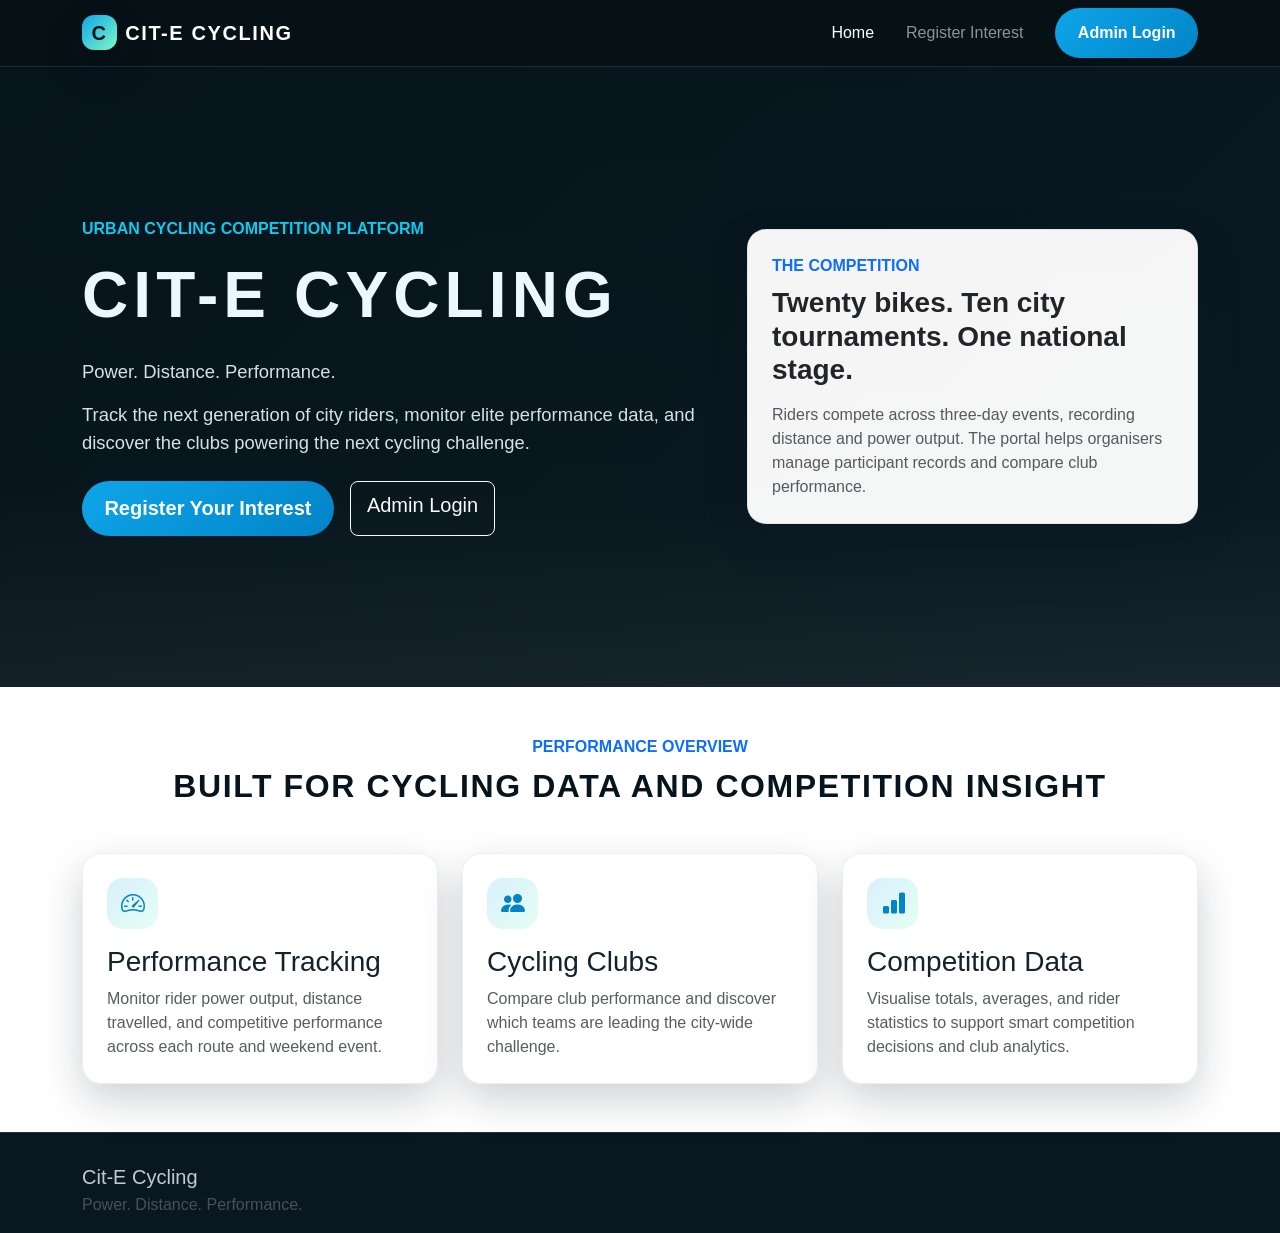
<file: index.html>
<!DOCTYPE html>
<html lang="en">
<head>
    <meta charset="UTF-8">
    <meta name="viewport" content="width=device-width, initial-scale=1.0">
    <meta http-equiv="X-UA-Compatible" content="ie=edge">
    <title>Cit-E Cycling | Home</title>
    <link href="https://cdn.jsdelivr.net/npm/bootstrap@5.3.3/dist/css/bootstrap.min.css" rel="stylesheet">
    <link rel="stylesheet" href="https://cdn.jsdelivr.net/npm/bootstrap-icons@1.11.3/font/bootstrap-icons.min.css">
    <link rel="stylesheet" href="style.css">
</head>
<body class="home-page">
    <nav class="navbar navbar-expand-lg navbar-dark sticky-top">
        <div class="container">
            <a class="navbar-brand d-flex align-items-center gap-2" href="index.html">
                <span class="brand-mark">C</span>
                <span>Cit-E Cycling</span>
            </a>
            <button class="navbar-toggler" type="button" data-bs-toggle="collapse" data-bs-target="#mainNav" aria-controls="mainNav" aria-expanded="false" aria-label="Toggle navigation">
                <span class="navbar-toggler-icon"></span>
            </button>
            <div class="collapse navbar-collapse" id="mainNav">
                <ul class="navbar-nav ms-auto align-items-lg-center gap-lg-3">
                    <li class="nav-item"><a class="nav-link active" href="index.html">Home</a></li>
                    <li class="nav-item"><a class="nav-link" href="register_form.html">Register Interest</a></li>
                    <li class="nav-item"><a class="btn btn-primary ms-lg-2" href="admin_login.html">Admin Login</a></li>
                </ul>
            </div>
        </div>
    </nav>

    <header class="hero">
        <div class="container hero-content py-5">
            <div class="row align-items-center g-4">
                <div class="col-lg-7">
                    <p class="text-uppercase text-info fw-semibold mb-3">Urban cycling competition platform</p>
                    <h1>CIT-E CYCLING</h1>
                    <p class="lead mt-4">Power. Distance. Performance.</p>
                    <p class="lead mb-4">Track the next generation of city riders, monitor elite performance data, and discover the clubs powering the next cycling challenge.</p>
                    <div class="d-flex flex-wrap gap-3">
                        <a href="register_form.html" class="btn btn-primary btn-lg">Register Your Interest</a>
                        <a href="admin_login.html" class="btn btn-outline-light btn-lg">Admin Login</a>
                    </div>
                </div>
                <div class="col-lg-5 d-none d-lg-block">
                    <div class="card-panel p-4 text-dark">
                        <p class="text-uppercase text-primary fw-semibold mb-2">The competition</p>
                        <h2 class="h3 fw-bold mb-3">Twenty bikes. Ten city tournaments. One national stage.</h2>
                        <p class="text-muted mb-0">Riders compete across three-day events, recording distance and power output. The portal helps organisers manage participant records and compare club performance.</p>
                    </div>
                </div>
            </div>
        </div>
    </header>

    <main>
        <section class="py-5 bg-white">
            <div class="container">
                <div class="text-center mb-5">
                    <p class="text-uppercase fw-semibold text-primary mb-2">Performance Overview</p>
                    <h2 class="section-title">Built for cycling data and competition insight</h2>
                </div>
                <div class="row g-4">
                    <div class="col-md-4">
                        <div class="feature-card h-100">
                            <div class="feature-icon"><i class="bi bi-speedometer2"></i></div>
                            <h3>Performance Tracking</h3>
                            <p class="text-muted mb-0">Monitor rider power output, distance travelled, and competitive performance across each route and weekend event.</p>
                        </div>
                    </div>
                    <div class="col-md-4">
                        <div class="feature-card h-100">
                            <div class="feature-icon"><i class="bi bi-people-fill"></i></div>
                            <h3>Cycling Clubs</h3>
                            <p class="text-muted mb-0">Compare club performance and discover which teams are leading the city-wide challenge.</p>
                        </div>
                    </div>
                    <div class="col-md-4">
                        <div class="feature-card h-100">
                            <div class="feature-icon"><i class="bi bi-bar-chart-fill"></i></div>
                            <h3>Competition Data</h3>
                            <p class="text-muted mb-0">Visualise totals, averages, and rider statistics to support smart competition decisions and club analytics.</p>
                        </div>
                    </div>
                </div>
            </div>
        </section>
    </main>

    <footer class="footer">
        <div class="container">
            <div class="row align-items-center g-3">
                <div class="col-md-6">
                    <h5 class="mb-1">Cit-E Cycling</h5>
                    <p class="mb-0 text-light-emphasis">Power. Distance. Performance.</p>
                </div>
            </div>
        </div>
    </footer>

    <script src="https://cdn.jsdelivr.net/npm/bootstrap@5.3.3/dist/js/bootstrap.bundle.min.js"></script>
</body>
</html>
</file>
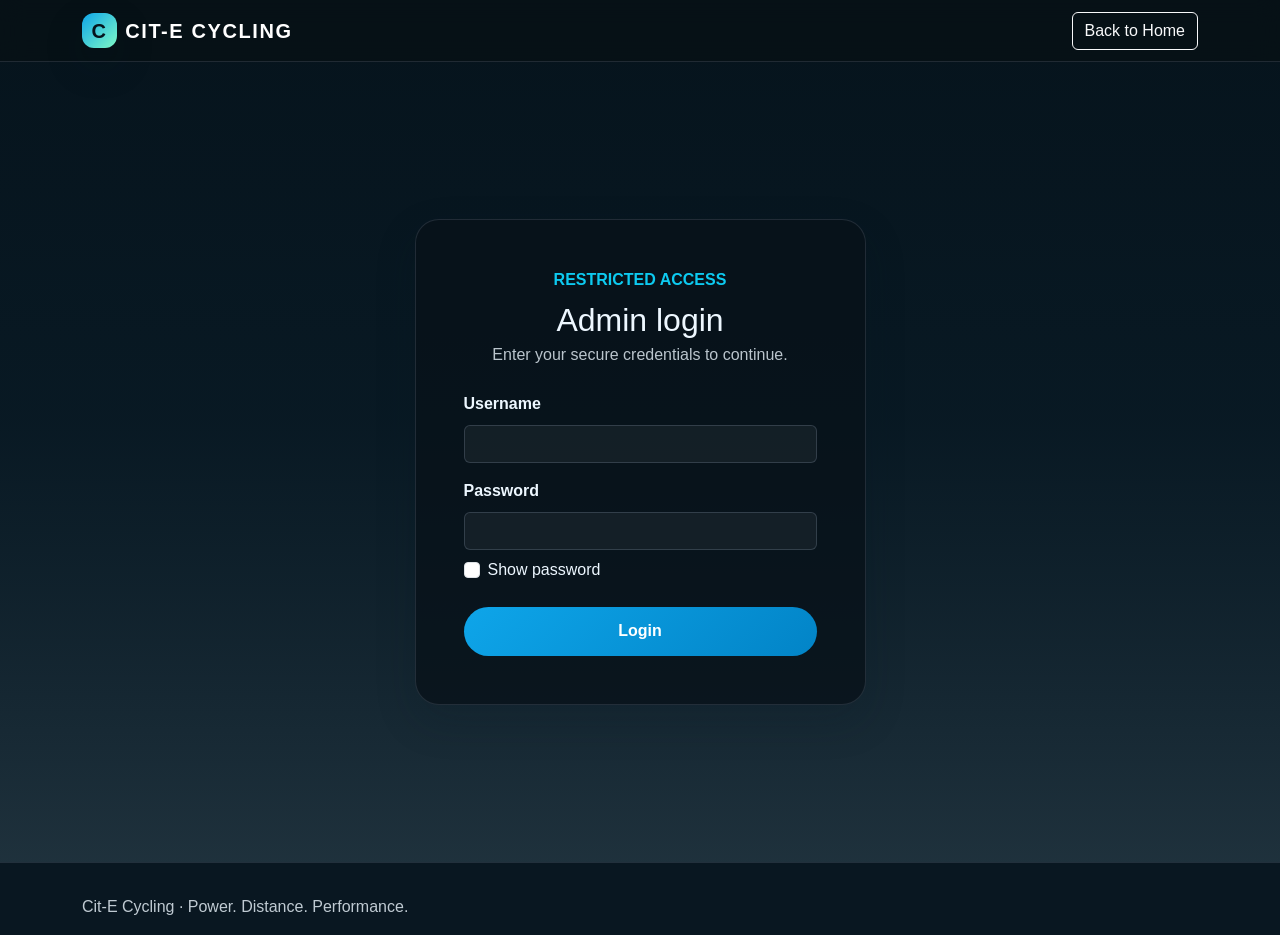
<file: admin_login.html>
<!DOCTYPE html>
<html lang="en">
<head>
    <meta charset="UTF-8">
    <meta name="viewport" content="width=device-width, initial-scale=1.0">
    <meta http-equiv="X-UA-Compatible" content="ie=edge">
    <title>Admin login</title>
    <link href="https://cdn.jsdelivr.net/npm/bootstrap@5.3.3/dist/css/bootstrap.min.css" rel="stylesheet">
    <link rel="stylesheet" href="style.css">
</head>
<body>
    <nav class="navbar navbar-expand-lg navbar-dark sticky-top">
        <div class="container">
            <a class="navbar-brand d-flex align-items-center gap-2" href="index.html">
                <span class="brand-mark">C</span>
                <span>Cit-E Cycling</span>
            </a>
            <div class="d-flex gap-2">
                <a class="btn btn-outline-light" href="index.html">Back to Home</a>
            </div>
        </div>
    </nav>

    <main class="auth-shell">
        <div class="container">
            <div class="row justify-content-center">
                <div class="col-md-6 col-xl-5">
                    <div class="auth-card p-4 p-md-5">
                        <div class="text-center mb-4">
                            <p class="text-uppercase text-info fw-semibold mb-2">Restricted access</p>
                            <h1 class="h2 mb-1">Admin login</h1>
                            <p class="text-light-emphasis mb-0">Enter your secure credentials to continue.</p>
                        </div>

                        <form action="login.php" method="POST">
                            <div class="mb-3">
                                <label for="username" class="form-label">Username</label>
                                <input type="text" class="form-control" id="username" name="username" maxlength="10" required>
                            </div>

                            <div class="mb-4">
                                <label for="password" class="form-label">Password</label>
                                <input type="password" class="form-control" id="password" name="password" required>
                                <div class="form-check mt-2">
                                    <input class="form-check-input" type="checkbox" id="showPassword">
                                    <label class="form-check-label" for="showPassword">Show password</label>
                                </div>
                            </div>

                            <button type="submit" class="btn btn-primary w-100">Login</button>
                        </form>
                    </div>
                </div>
            </div>
        </div>
    </main>

    <footer class="footer">
        <div class="container text-center text-md-start">
            <p class="mb-0">Cit-E Cycling · Power. Distance. Performance.</p>
        </div>
    </footer>

    <script src="https://cdn.jsdelivr.net/npm/bootstrap@5.3.3/dist/js/bootstrap.bundle.min.js"></script>
    <script>
        const showPassword = document.getElementById('showPassword');
        const password = document.getElementById('password');

        showPassword.addEventListener('change', () => {
            password.type = showPassword.checked ? 'text' : 'password';
        });
    </script>
</body>
</html>
</file>
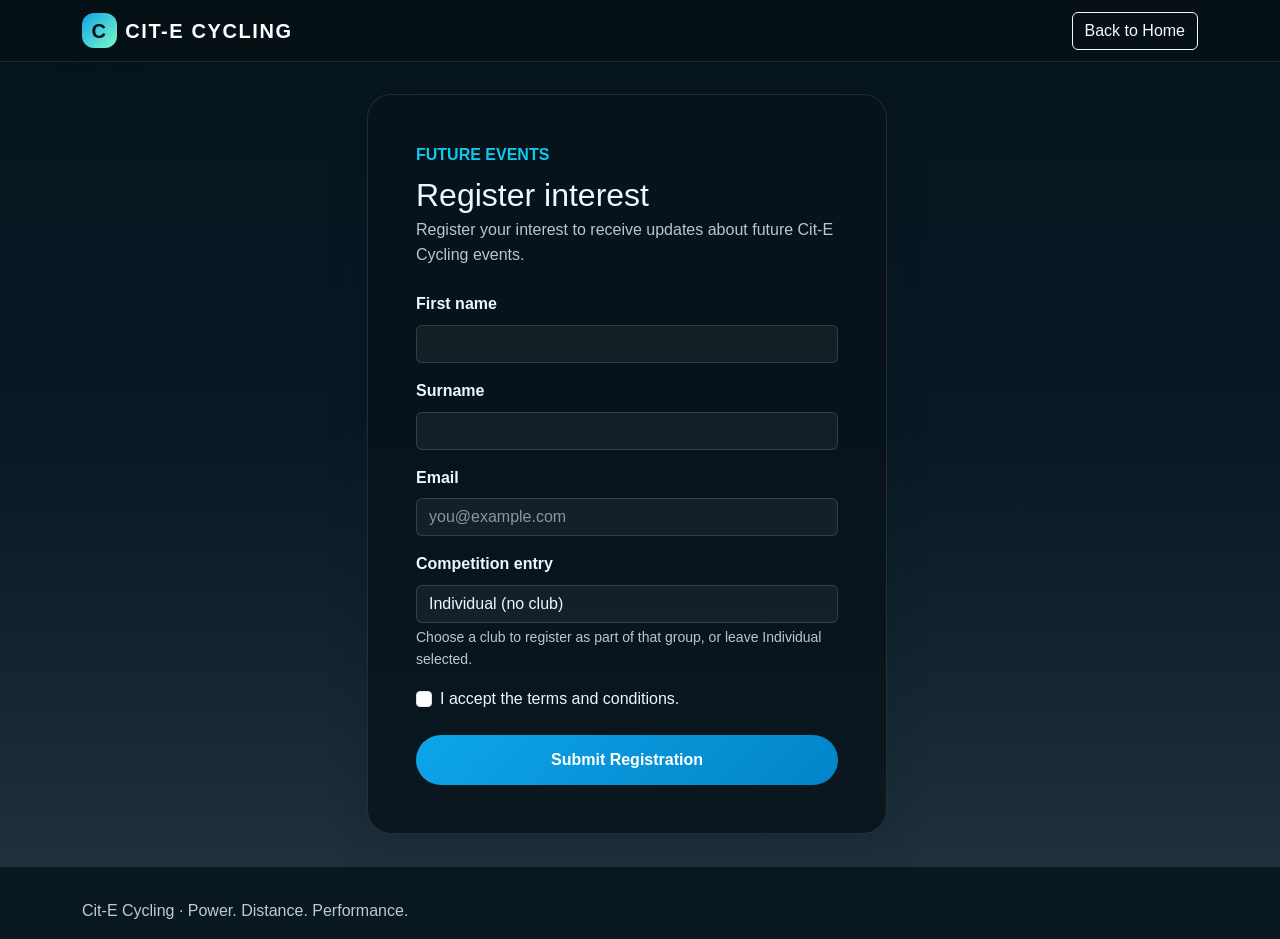
<file: register_form.html>
<!DOCTYPE html>
<html lang="en">
<head>
    <meta charset="UTF-8">
    <meta name="viewport" content="width=device-width, initial-scale=1.0">
    <meta http-equiv="X-UA-Compatible" content="ie=edge">
    <title>Register your interest</title>
    <link href="https://cdn.jsdelivr.net/npm/bootstrap@5.3.3/dist/css/bootstrap.min.css" rel="stylesheet">
    <link rel="stylesheet" href="https://cdn.jsdelivr.net/npm/bootstrap-icons@1.11.3/font/bootstrap-icons.min.css">
    <link rel="stylesheet" href="style.css">
</head>
<body>
    <nav class="navbar navbar-expand-lg navbar-dark sticky-top">
        <div class="container">
            <a class="navbar-brand d-flex align-items-center gap-2" href="index.html">
                <span class="brand-mark">C</span>
                <span>Cit-E Cycling</span>
            </a>
            <div class="d-flex gap-2">
                <a class="btn btn-outline-light" href="index.html">Back to Home</a>
            </div>
        </div>
    </nav>

    <main class="auth-shell">
        <div class="container">
            <div class="row justify-content-center">
                <div class="col-lg-6">
                    <div class="auth-card p-4 p-md-5">
                        <div class="mb-4">
                            <p class="text-uppercase text-info fw-semibold mb-2">Future events</p>
                            <h1 class="h2 mb-1">Register interest</h1>
                            <p class="text-light-emphasis mb-0">Register your interest to receive updates about future Cit-E Cycling events.</p>
                        </div>

                        <form action="register.php" method="POST" class="needs-validation" novalidate>
                            <div class="mb-3">
                                <label for="firstname" class="form-label">First name</label>
                                <input type="text" class="form-control" id="firstname" name="firstname" minlength="2" maxlength="50" pattern="[A-Za-z][A-Za-z\s'\-]{1,49}" required>
                                <div class="invalid-feedback">Enter 2-50 characters using letters, spaces, hyphens, or apostrophes.</div>
                            </div>

                            <div class="mb-3">
                                <label for="surname" class="form-label">Surname</label>
                                <input type="text" class="form-control" id="surname" name="surname" minlength="2" maxlength="50" pattern="[A-Za-z][A-Za-z\s'\-]{1,49}" required>
                                <div class="invalid-feedback">Enter 2-50 characters using letters, spaces, hyphens, or apostrophes.</div>
                            </div>

                            <div class="mb-3">
                                <label for="email" class="form-label">Email</label>
                                <input type="email" class="form-control" id="email" name="email" maxlength="100" placeholder="you@example.com" required>
                                <div class="invalid-feedback">Enter a valid email address of 100 characters or fewer.</div>
                            </div>

                            <div class="mb-3">
                                <label for="club_id" class="form-label">Competition entry</label>
                                <select class="form-select" id="club_id" name="club_id">
                                    <option value="" selected>Individual (no club)</option>
                                    <option value="1">Roker Rollers</option>
                                    <option value="2">Byker Bikers</option>
                                    <option value="3">Middlesbrough Movers</option>
                                    <option value="4">Durham Dynamos</option>
                                </select>
                                <div class="form-text text-light-emphasis">Choose a club to register as part of that group, or leave Individual selected.</div>
                            </div>

                            <div class="form-check mb-4">
                                <input class="form-check-input" type="checkbox" value="yes" id="terms" name="terms" required>
                                <label class="form-check-label" for="terms">
                                    I accept the terms and conditions.
                                </label>
                                <div class="invalid-feedback">You must accept the terms and conditions.</div>
                            </div>

                            <button type="submit" class="btn btn-primary w-100">Submit Registration</button>
                        </form>
                    </div>
                </div>
            </div>
        </div>
    </main>

    <footer class="footer">
        <div class="container text-center text-md-start">
            <p class="mb-0">Cit-E Cycling · Power. Distance. Performance.</p>
        </div>
    </footer>

    <script src="https://cdn.jsdelivr.net/npm/bootstrap@5.3.3/dist/js/bootstrap.bundle.min.js"></script>
    <script>
        (function () {
            const forms = document.querySelectorAll('.needs-validation');
            Array.from(forms).forEach(function (form) {
                form.addEventListener('submit', function (event) {
                    if (!form.checkValidity()) {
                        event.preventDefault();
                        event.stopPropagation();
                    }
                    form.classList.add('was-validated');
                }, false);
            });
        }());
    </script>
</body>
</html>
</file>
<file: style.css>
:root {
    --primary: #0ea5e9;
    --primary-strong: #0284c7;
    --accent: #7ef9c6;
    --dark: #06141d;
    --dark-soft: #0b1f2b;
    --panel: rgba(13, 27, 36, 0.85);
    --panel-light: #f3f8fb;
    --light: #edf7ff;
    --muted: #9db3c5;
    --border: rgba(148, 163, 184, 0.18);
    --danger: #ef4444;
    --success: #22c55e;
    --warning: #f59e0b;
    --shadow: 0 16px 40px rgba(11, 24, 34, 0.2);
}

* {
    box-sizing: border-box;
}

html {
    scroll-behavior: smooth;
}

body {
    font-family: "Segoe UI", Tahoma, Geneva, Verdana, sans-serif;
    background: linear-gradient(180deg, #081923 0%, #0d1d2a 45%, #f4f8fa 100%);
    color: #12222f;
    min-height: 100vh;
}

body.admin-page {
    background: #eef4f7;
    color: #12222f;
}

body.home-page {
    background: linear-gradient(180deg, #081923 0%, #0f1d27 40%, #f4f8fa 100%);
}

img {
    max-width: 100%;
    display: block;
}

.navbar {
    background: rgba(7, 17, 22, 0.92) !important;
    backdrop-filter: blur(12px);
    border-bottom: 1px solid var(--border);
}

.navbar-brand {
    font-weight: 700;
    letter-spacing: 0.08em;
    text-transform: uppercase;
}

.brand-mark {
    width: 2.2rem;
    height: 2.2rem;
    display: inline-flex;
    align-items: center;
    justify-content: center;
    border-radius: 0.75rem;
    background: linear-gradient(135deg, var(--primary), var(--accent));
    color: var(--dark);
    font-weight: 800;
    box-shadow: var(--shadow);
}

.hero {
    position: relative;
    min-height: 620px;
    display: flex;
    align-items: center;
    background-image: linear-gradient(135deg, rgba(5, 18, 25, 0.82), rgba(9, 24, 33, 0.78)), url('https://images.unsplash.com/photo-1541625602330-2277a4c46182?auto=format&fit=crop&w=1600&q=80');
    background-size: cover;
    background-position: center;
    color: var(--light);
}

.hero-content {
    position: relative;
    z-index: 1;
}

.hero h1 {
    font-size: clamp(2.5rem, 5vw, 5rem);
    font-weight: 800;
    letter-spacing: 0.08em;
    text-transform: uppercase;
}

.hero .lead {
    font-size: 1.15rem;
    max-width: 640px;
    color: rgba(237, 247, 255, 0.9);
}

.section-title {
    font-weight: 800;
    letter-spacing: 0.05em;
    text-transform: uppercase;
    color: var(--dark);
}

body.admin-page .section-title {
    color: #102331;
}

body.admin-page .dashboard-intro {
    padding: 1.5rem;
    border: 1px solid rgba(148, 163, 184, 0.18);
    border-radius: 1.25rem;
    background: linear-gradient(135deg, #091b26, #102c3b);
}

body.admin-page .dashboard-intro .section-title {
    color: #fff;
}

.dashboard-card .text-light-emphasis {
    color: rgba(237, 247, 255, 0.82) !important;
}

.feature-card,
.info-card,
.card-panel,
.stats-card {
    border: 1px solid var(--border);
    border-radius: 1.2rem;
    background: rgba(255, 255, 255, 0.96);
    box-shadow: var(--shadow);
}

.feature-card {
    padding: 1.5rem;
    height: 100%;
    transition: transform 0.2s ease, box-shadow 0.2s ease;
}

.feature-card:hover {
    transform: translateY(-4px);
    box-shadow: 0 22px 44px rgba(11, 24, 34, 0.14);
}

.feature-icon {
    width: 3.2rem;
    height: 3.2rem;
    border-radius: 1rem;
    display: inline-flex;
    align-items: center;
    justify-content: center;
    background: linear-gradient(135deg, rgba(14, 165, 233, 0.16), rgba(126, 249, 198, 0.2));
    color: var(--primary-strong);
    font-size: 1.5rem;
    margin-bottom: 1rem;
}

.btn-primary {
    background: linear-gradient(135deg, var(--primary), var(--primary-strong));
    border: none;
    border-radius: 999px;
    font-weight: 600;
    padding: 0.8rem 1.4rem;
}

.btn-primary:hover {
    background: linear-gradient(135deg, var(--primary-strong), var(--primary));
}

.btn-outline-primary {
    border-radius: 999px;
    font-weight: 600;
    padding: 0.8rem 1.4rem;
}

.btn-danger {
    border-radius: 999px;
    font-weight: 600;
    padding: 0.8rem 1.4rem;
}

.auth-shell {
    min-height: calc(100vh - 100px);
    display: flex;
    align-items: center;
    justify-content: center;
    padding: 2rem 0;
    background: linear-gradient(180deg, rgba(6, 20, 29, 0.95), rgba(11, 31, 43, 0.90)), url('https://images.unsplash.com/photo-1517649763962-0c623066013b?auto=format&fit=crop&w=1600&q=80') center/cover no-repeat;
}

.auth-card {
    width: min(100%, 520px);
    border: 1px solid var(--border);
    border-radius: 1.5rem;
    background: rgba(8, 18, 26, 0.8);
    color: var(--light);
    box-shadow: var(--shadow);
    overflow-wrap: anywhere;
    line-height: 1.55;
}

.auth-card .text-light-emphasis {
    color: rgba(237, 247, 255, 0.78) !important;
}

.auth-card .form-control,
.auth-card .form-select {
    background: rgba(255, 255, 255, 0.05);
    border: 1px solid rgba(148, 163, 184, 0.24);
    color: var(--light);
}

.auth-card .form-select option {
    background: #fff;
    color: #12222f;
}

.auth-card .form-select option:checked {
    background: #dceef7;
    color: #12222f;
}

.auth-card .form-control::placeholder {
    color: rgba(237, 247, 255, 0.55);
}

.auth-card .form-label,
.auth-card .form-check-label {
    color: var(--light);
}

.auth-card .form-control:focus {
    background: rgba(255, 255, 255, 0.08);
    color: var(--light);
}

.form-wrapper {
    background: rgba(255, 255, 255, 0.95);
    border: 1px solid var(--border);
    border-radius: 1.4rem;
    box-shadow: var(--shadow);
}

.form-label {
    font-weight: 600;
    color: var(--dark);
}

.card-panel {
    padding: 1.5rem;
}

.dashboard-card {
    display: flex;
    flex-direction: column;
    justify-content: center;
    min-height: 180px;
    padding: 1.5rem;
    border: 1px solid var(--border);
    border-radius: 1.25rem;
    background: linear-gradient(135deg, rgba(9, 27, 38, 0.98), rgba(7, 17, 22, 0.92));
    color: var(--light);
    transition: transform 0.2s ease;
}

.dashboard-card:hover {
    transform: translateY(-4px);
}

.dashboard-card h4 {
    font-size: 1.15rem;
    font-weight: 700;
    letter-spacing: 0.04em;
    text-transform: uppercase;
}

.stats-card {
    padding: 1.4rem;
    text-align: center;
    background: linear-gradient(135deg, rgba(11, 31, 43, 0.98), rgba(13, 48, 58, 0.92));
    color: var(--light);
}

.stats-card .stat-label {
    color: rgba(237, 247, 255, 0.75);
    letter-spacing: 0.04em;
    text-transform: uppercase;
    font-size: 0.8rem;
}

.stats-card .stat-value {
    font-size: clamp(1.4rem, 2vw, 2.3rem);
    font-weight: 800;
}

.table-responsive {
    border-radius: 1rem;
    overflow-x: auto;
    -webkit-overflow-scrolling: touch;
}

.participant-table {
    min-width: 980px;
}

.participant-card {
    border: 1px solid var(--border);
    border-radius: 1rem;
    background: #fff;
    box-shadow: 0 8px 24px rgba(11, 24, 34, 0.08);
}

.participant-card .participant-name {
    color: #102331;
    font-weight: 700;
}

.participant-card .participant-data {
    overflow-wrap: anywhere;
}

.participant-actions .btn {
    flex: 1 1 auto;
}

.table thead th {
    background: rgba(10, 25, 34, 0.96);
    color: var(--light);
    font-weight: 700;
    letter-spacing: 0.03em;
    text-transform: uppercase;
    font-size: 0.78rem;
}

.table tbody tr:hover {
    background-color: rgba(14, 165, 233, 0.04);
}

.footer {
    background: #091721;
    color: rgba(237, 247, 255, 0.8);
    padding: 2rem 0 1rem;
    border-top: 1px solid var(--border);
}

.footer a {
    color: var(--light);
    text-decoration: none;
}

.footer a:hover {
    color: var(--accent);
}

.rider-badge {
    display: inline-block;
    padding: 0.3rem 0.7rem;
    border-radius: 999px;
    background: rgba(14, 165, 233, 0.12);
    color: var(--primary-strong);
    font-weight: 600;
}

.alert {
    border-radius: 0.9rem;
    border: 1px solid transparent;
    padding: 0.9rem 1rem;
}

@media (max-width: 767.98px) {
    .hero {
        min-height: 520px;
    }

    .hero h1 {
        letter-spacing: 0.04em;
    }

    .dashboard-card {
        min-height: 150px;
    }

    .navbar-brand {
        letter-spacing: 0.04em;
    }
}

@media (max-width: 575.98px) {
    .navbar .container > .d-flex {
        width: 100%;
        justify-content: space-between;
        flex-wrap: wrap;
        padding-top: 0.5rem;
    }
}
</file>
